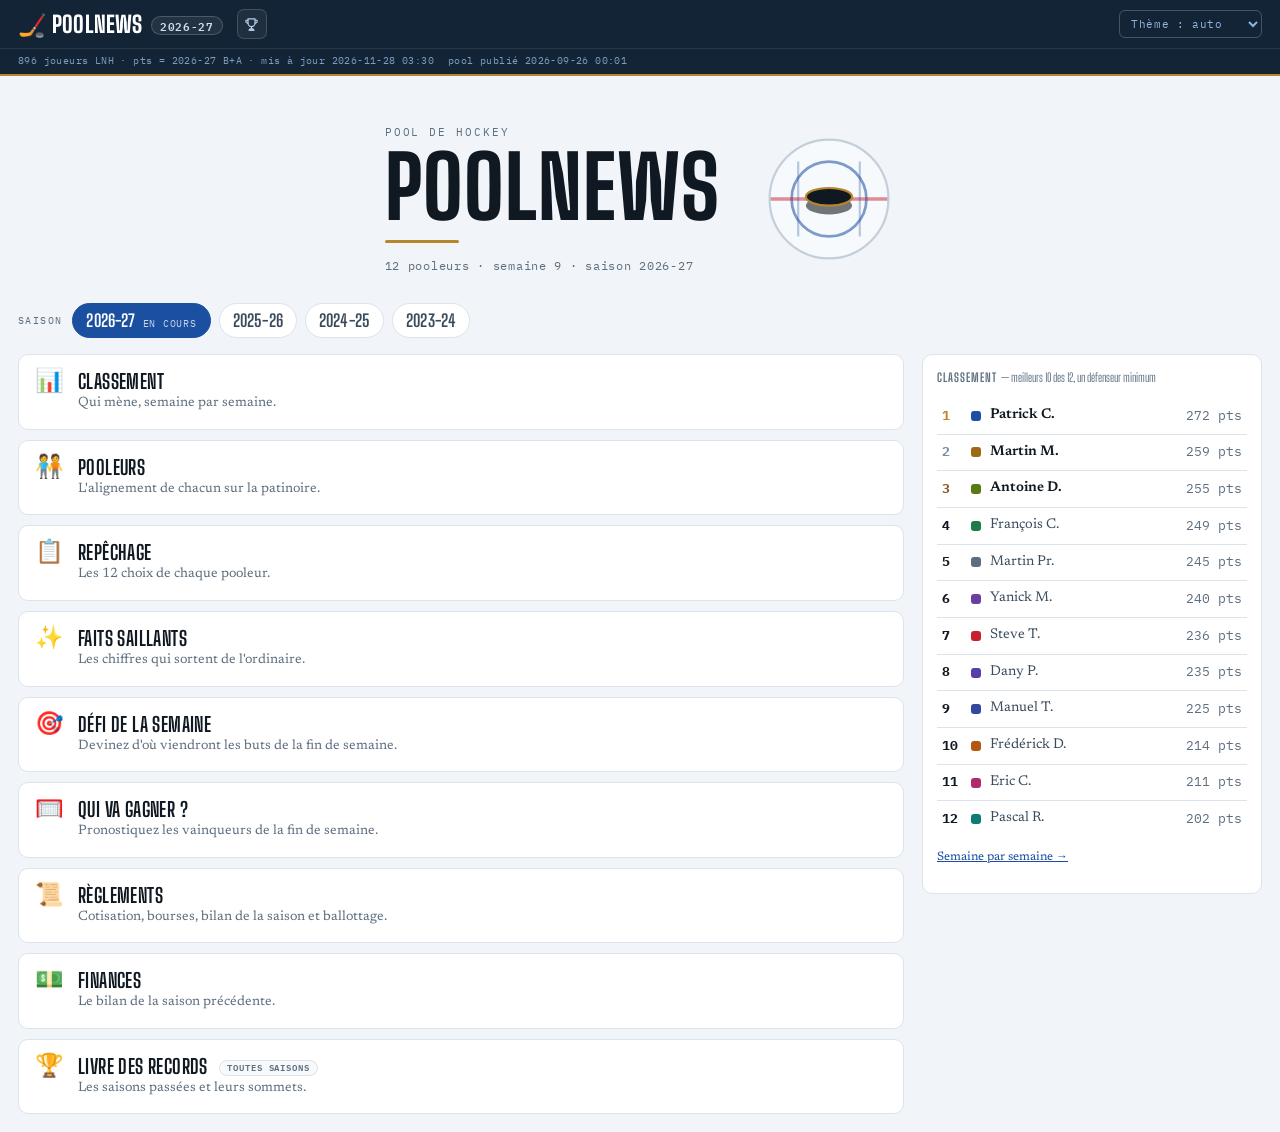
<file: index.html>
<!DOCTYPE html>
<html lang="fr">
<head>
<meta charset="utf-8">
<meta name="viewport" content="width=device-width, initial-scale=1">
<title>Poolnews — Pool de hockey</title>
<meta name="description" content="Le pool de hockey de Yanick : classement, repêchage, pooleurs, faits saillants et livre des records.">
<link rel="stylesheet" href="https://fonts.googleapis.com/css2?family=Big+Shoulders+Display:wght@500;700;800&display=swap">
<link rel="stylesheet" href="https://fonts.googleapis.com/css2?family=Newsreader:ital,opsz,wght@0,6..72,400;0,6..72,500;0,6..72,600;1,6..72,400&family=IBM+Plex+Mono:wght@400;500;600&display=swap">
<link rel="stylesheet" href="assets/theme.css?v=5d364fb2">
<link rel="stylesheet" href="assets/site.css?v=4db9cba8">
<script src="data/seasons.js?v=561c12f3"></script>
<script src="assets/season.js?v=3a07110d"></script>
<script src="assets/theme.js?v=30989c40"></script>
<script src="assets/analytics.js?v=808adaca"></script>
</head>
<body>

<!-- L'accueil ne porte pas la barre d'onglets des autres pages : le menu est
     la page. Seul le sélecteur de thème vient s'ajouter ici. -->
<header>
  <div class="bar">
    <h1 class="brand">🏒 Poolnews</h1>
    <span class="spacer"></span>
    <span class="controls" id="barControls"></span>
  </div>
  <div class="subbar">
    <span class="stamp" id="seasonBadge"></span>
    <span class="stamp" id="dataStamp"></span>
    <span class="stamp" id="publishedBadge"></span>
  </div>
</header>

<main class="wide">

  <!-- Le titre et son logo, en pleine largeur au-dessus des deux colonnes. -->
  <section class="lp-hero">
    <div class="lp-wordmark">
      <p class="lp-kicker">Pool de hockey</p>
      <h2 class="lp-title">Poolnews</h2>
      <p class="lp-lede" id="lede"></p>
    </div>

    <!-- Logo dessiné en SVG plutôt qu'en image : net à toutes les tailles,
         il suit le thème par les variables CSS et ne coûte aucune requête.
         Une rondelle sur la glace, vue des cercles de mise au jeu. -->
    <svg class="lp-logo" viewBox="0 0 120 120" role="img" aria-label="Rondelle sur la glace">
      <defs>
        <clipPath id="lpDisc"><circle cx="60" cy="60" r="54"/></clipPath>
      </defs>
      <circle cx="60" cy="60" r="54" class="lp-ice"/>
      <g clip-path="url(#lpDisc)">
        <!-- Le cercle de mise au jeu et sa ligne rouge. -->
        <circle cx="60" cy="60" r="34" class="lp-faceoff"/>
        <path d="M6 60 H114" class="lp-redline"/>
        <path d="M32 26 V94 M88 26 V94" class="lp-hash"/>
      </g>
      <circle cx="60" cy="60" r="54" class="lp-rim"/>
      <!-- La rondelle, légèrement en relief. -->
      <ellipse cx="60" cy="66" rx="21" ry="8" class="lp-puck-side"/>
      <ellipse cx="60" cy="58" rx="21" ry="8" class="lp-puck-top"/>
    </svg>
  </section>

  <!-- Le choix de la saison. Rempli par landing.js à partir de
       data/seasons.js, pour qu'ajouter une saison ne demande jamais de
       toucher à cette page. -->
  <nav class="lp-seasons" id="seasonPick" aria-label="Choisir la saison"></nav>

  <div class="lp-split">

    <!-- Le menu, une colonne à gauche : cinq destinations dans l'ordre
         où on les consulte. -->
    <nav class="lp-menu">
      <a class="lp-card" href="standings.html">
        <span class="lp-ico">📊</span>
        <span class="lp-txt">
          <span class="lp-k">Classement</span>
          <span class="lp-d">Qui mène, semaine par semaine.</span>
        </span>
      </a>
      <a class="lp-card" href="poolers.html">
        <span class="lp-ico">🧑‍🤝‍🧑</span>
        <span class="lp-txt">
          <span class="lp-k">Pooleurs</span>
          <span class="lp-d">L'alignement de chacun sur la patinoire.</span>
        </span>
      </a>
      <a class="lp-card" href="pool.html">
        <span class="lp-ico">📋</span>
        <span class="lp-txt">
          <span class="lp-k">Repêchage</span>
          <span class="lp-d">Les 12 choix de chaque pooleur.</span>
        </span>
      </a>
      <a class="lp-card" href="funfacts.html">
        <span class="lp-ico">✨</span>
        <span class="lp-txt">
          <span class="lp-k">Faits saillants</span>
          <span class="lp-d">Les chiffres qui sortent de l'ordinaire.</span>
        </span>
      </a>
      <a class="lp-card" href="defi.html">
        <span class="lp-ico">🎯</span>
        <span class="lp-txt">
          <span class="lp-k">Défi de la semaine</span>
          <span class="lp-d">Devinez d'où viendront les buts de la fin de semaine.</span>
        </span>
      </a>
      <a class="lp-card" href="defis.html">
        <span class="lp-ico">🥅</span>
        <span class="lp-txt">
          <span class="lp-k">Qui va gagner ?</span>
          <span class="lp-d">Pronostiquez les vainqueurs de la fin de semaine.</span>
        </span>
      </a>
      <a class="lp-card" href="reglements.html">
        <span class="lp-ico">📜</span>
        <span class="lp-txt">
          <span class="lp-k">Règlements</span>
          <span class="lp-d">Cotisation, bourses, bilan de la saison et ballottage.</span>
        </span>
      </a>
      <a class="lp-card" href="finances.html">
        <span class="lp-ico">💵</span>
        <span class="lp-txt">
          <span class="lp-k">Finances</span>
          <span class="lp-d">Le bilan de la saison précédente.</span>
        </span>
      </a>
      <!-- Le livre des records ne suit pas le sélecteur de saison : il les
           couvre toutes. D'où la mention, et sa place à part dans la barre
           des autres pages. -->
      <a class="lp-card lp-card-all" href="pool-records.html">
        <span class="lp-ico">🏆</span>
        <span class="lp-txt">
          <span class="lp-k">Livre des records <span class="lp-tag">toutes saisons</span></span>
          <span class="lp-d">Les saisons passées et leurs sommets.</span>
        </span>
      </a>
    </nav>

    <!-- Le classement, une colonne à droite. -->
    <div class="panel lp-podium">
      <h2>Classement <span class="note">— meilleurs 10 des 12, un défenseur minimum</span></h2>
      <div id="podium"></div>
      <p class="hint"><a href="standings.html">Semaine par semaine →</a></p>
    </div>

  </div>

</main>

<!-- Données d'abord, puis le code partagé, puis celui de la page. -->
<script>poolSeason.load(['players', 'history', 'pool', 'trades']);</script>
<script src="assets/core.js?v=5102bfd1"></script>
<script src="assets/landing.js?v=a407fd2d"></script>
</body>
</html>
</file>
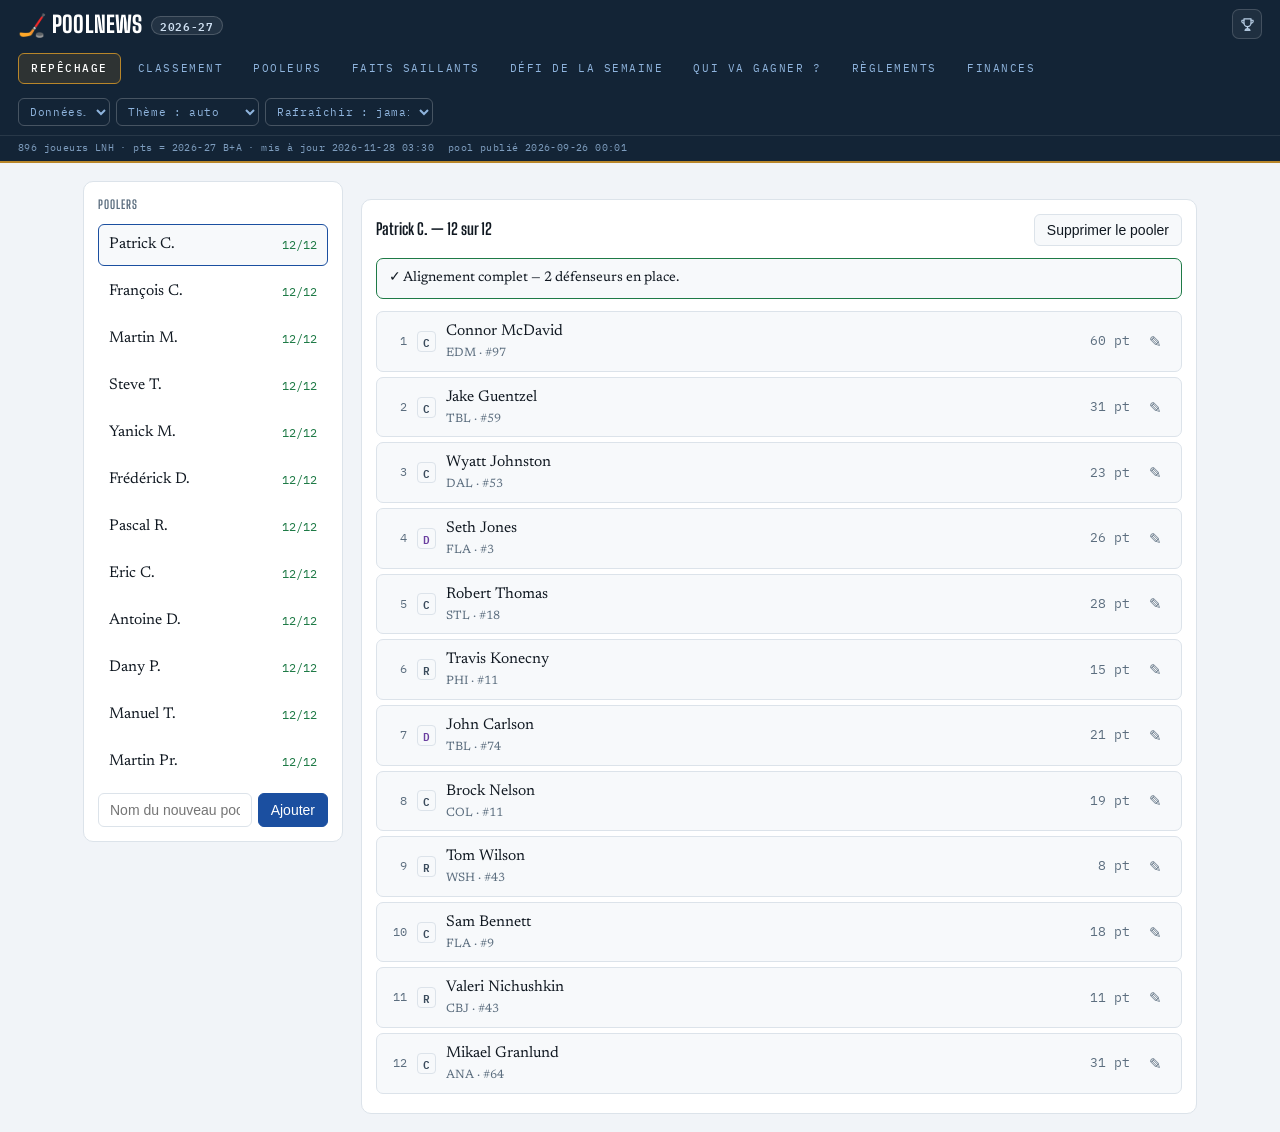
<file: pool.html>
<!DOCTYPE html>
<html lang="en">
<head>
<meta charset="utf-8">
<meta name="viewport" content="width=device-width, initial-scale=1">
<title>Poolnews — Repêchage</title>
<link rel="stylesheet" href="https://fonts.googleapis.com/css2?family=Big+Shoulders+Display:wght@500;700;800&display=swap">
<link rel="stylesheet" href="https://fonts.googleapis.com/css2?family=Newsreader:ital,opsz,wght@0,6..72,400;0,6..72,500;0,6..72,600;1,6..72,400&family=IBM+Plex+Mono:wght@400;500;600&display=swap">
<link rel="stylesheet" href="assets/theme.css?v=5d364fb2">
<link rel="stylesheet" href="assets/site.css?v=4db9cba8">
<script src="data/seasons.js?v=561c12f3"></script>
<script src="assets/season.js?v=3a07110d"></script>
<script src="assets/theme.js?v=30989c40"></script>
<script src="assets/analytics.js?v=808adaca"></script>
</head>
<body>

<header>
  <div class="bar">
    <h1 class="brand"><a href="index.html">🏒 Poolnews</a></h1>
    <nav class="tabs">
      <span class="active">Repêchage</span>
      <a href="standings.html">Classement</a>
      <a href="poolers.html">Pooleurs</a>
      <a href="funfacts.html">Faits saillants</a>
      <a href="defi.html">Défi de la semaine</a>
      <a href="defis.html">Qui va gagner ?</a>
      <a href="reglements.html">Règlements</a>
      <a href="finances.html">Finances</a>
    </nav>
    <span class="spacer"></span>
    <span class="controls" id="barControls"></span>
  </div>
  <div class="subbar">
    <span class="stamp" id="seasonBadge"></span>
    <span class="stamp" id="dataStamp"></span>
    <span class="stamp" id="publishedBadge"></span>
  </div>
  <input type="file" id="fileInput" accept=".json,application/json" hidden>
</header>

<main class="split">
  <!-- ============ LEFT: poolers ============ -->
  <div class="panel">
    <h2>Poolers</h2>
    <div id="poolerList"></div>
    <div class="addrow">
      <input type="text" id="newPoolerName" placeholder="Nom du nouveau pooler" maxlength="30">
      <button class="primary" id="btnAddPooler">Ajouter</button>
    </div>
  </div>

  <!-- ============ RIGHT: roster ============ -->
  <div class="panel" id="rosterPanel">
    <div class="empty-state">Ajoutez un pooler à gauche pour commencer à entrer les choix.</div>
  </div>
</main>

<!-- Data first, then shared code, then the page's own code. These are plain
     <script src> tags, which a file:// page is allowed to load — fetch() of a
     local .json would be blocked by CORS, which is why the data ships as JS. -->
<!-- own: true — on repêche dans la liste de CETTE saison, vers le pool
     (vide) de cette saison. Les autres pages veulent plutôt un jeu de
     statistiques cohérent, quitte à montrer celles de l'an dernier. -->
<script>poolSeason.load(['players', 'history', 'pool', 'trades'], { own: true });</script>
<script src="assets/core.js?v=5102bfd1"></script>
<script src="assets/draft.js?v=040f795e"></script>
</body>
</html>
</file>
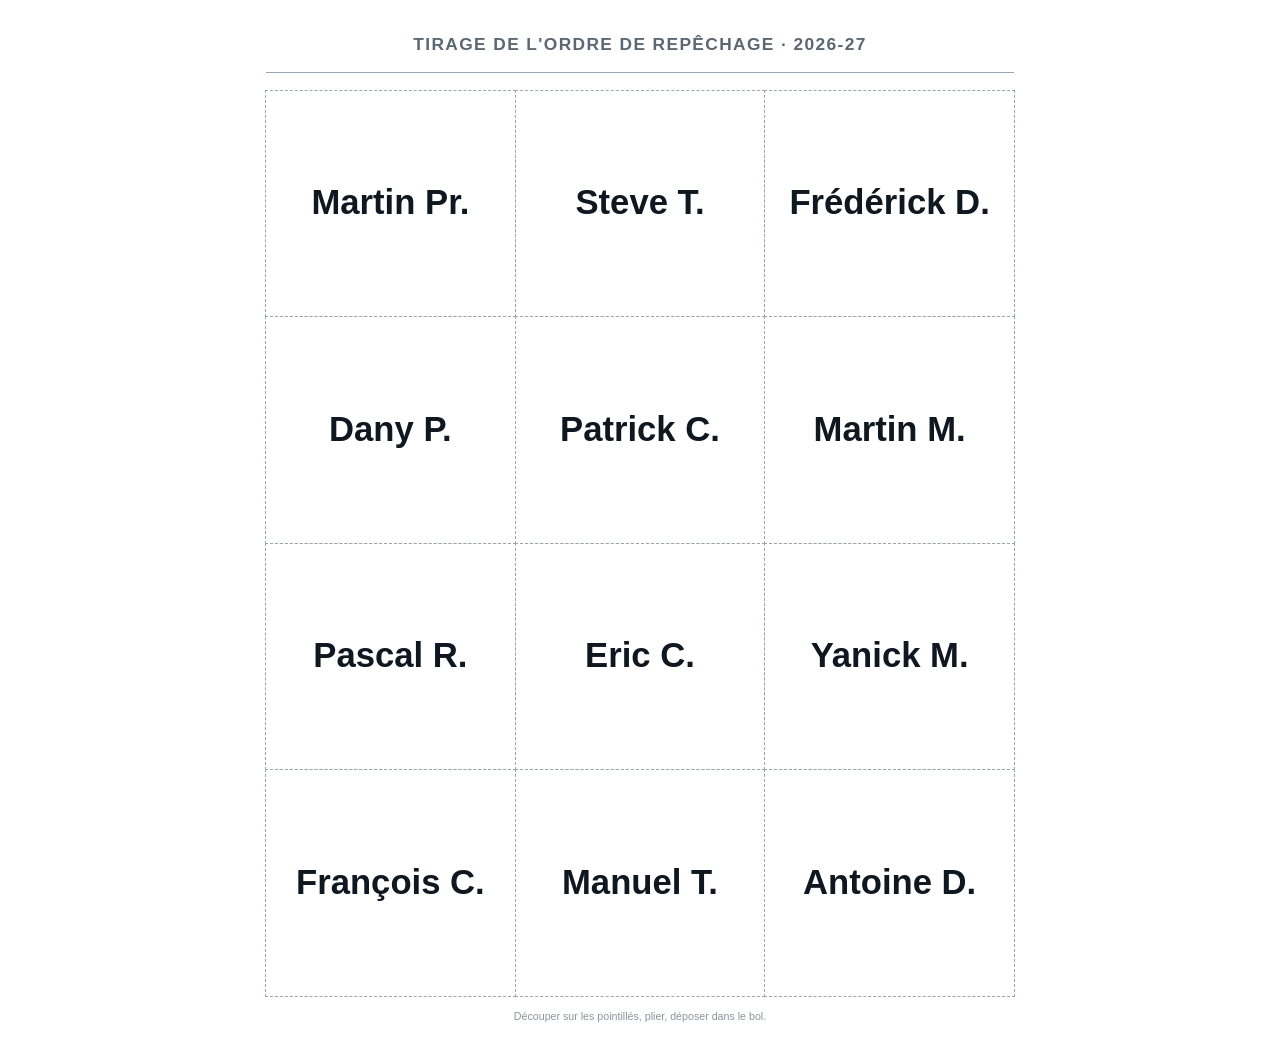
<file: tirage-ordre.html>
<!doctype html>
<html lang="fr">
<head>
<meta charset="utf-8">
<title>Tirage de l'ordre de repêchage — billets à découper</title>
<style>
  :root { --ink:#0f1720; --line:#9aa6b2; }
  * { box-sizing:border-box; }
  html,body { margin:0; padding:0; background:#fff; color:var(--ink);
              font-family:"Segoe UI",Calibri,Arial,sans-serif; }

  .feuille {
    width:8.5in; height:11in; margin:0 auto; padding:0.35in;
    display:flex; flex-direction:column;
  }
  .titre {
    text-align:center; font-size:13pt; letter-spacing:.08em;
    text-transform:uppercase; color:#5b6773; font-weight:600;
    padding-bottom:.18in; border-bottom:1px solid var(--line);
    margin-bottom:.18in;
  }
  .grille {
    flex:1; display:grid;
    grid-template-columns:repeat(3,1fr);
    grid-template-rows:repeat(4,1fr);
  }
  .billet {
    border:1px dashed var(--line);
    display:flex; align-items:center; justify-content:center;
    text-align:center; padding:.1in;
    /* les bordures voisines se superposent : un seul trait de ciseaux */
    margin:-0.5px;
  }
  .nom { font-size:26pt; font-weight:700; line-height:1.15; }
  .pied {
    margin-top:.15in; text-align:center; font-size:8pt; color:#8a949e;
  }

  @media print {
    @page { size:letter portrait; margin:0; }
    .feuille { width:auto; height:100vh; margin:0; }
    .titre, .pied { color:#666; }
  }
</style>
</head>
<body>
<div class="feuille">
  <div class="titre">Tirage de l'ordre de repêchage &middot; 2026-27</div>
  <div class="grille">
    <div class="billet"><span class="nom">Martin Pr.</span></div>
    <div class="billet"><span class="nom">Steve T.</span></div>
    <div class="billet"><span class="nom">Frédérick D.</span></div>
    <div class="billet"><span class="nom">Dany P.</span></div>
    <div class="billet"><span class="nom">Patrick C.</span></div>
    <div class="billet"><span class="nom">Martin M.</span></div>
    <div class="billet"><span class="nom">Pascal R.</span></div>
    <div class="billet"><span class="nom">Eric C.</span></div>
    <div class="billet"><span class="nom">Yanick M.</span></div>
    <div class="billet"><span class="nom">François C.</span></div>
    <div class="billet"><span class="nom">Manuel T.</span></div>
    <div class="billet"><span class="nom">Antoine D.</span></div>
  </div>
  <div class="pied">Découper sur les pointillés, plier, déposer dans le bol.</div>
</div>
</body>
</html>
</file>
<file: assets/theme.css>
/* =========================================================================
   theme.css — the one palette and type system for the whole site.

   These tokens came from the record book, which had the more complete system:
   a real light/dark pair, semantic names (ground/surface/ink/line rather than
   bg/panel), and three faces — a condensed display for headings, a serif for
   prose, a mono for figures. The app pages now share them, so the four tabs
   read as one publication instead of two.

   Light is the default. Dark follows the OS unless the reader has chosen
   otherwise; assets/theme.js stamps data-theme on <html> for an explicit
   choice, and both directions are honoured below.

   Loaded before site.css, and by the record book in place of its own block —
   edit the palette HERE and nowhere else.
   ========================================================================= */

:root {
  --ground:#F1F4F8; --surface:#FFFFFF; --surface-2:#F7F9FB;
  --ink:#101821; --ink-2:#3A4B5C; --muted:#5C6E7F; --faint:#8296A6;
  --line:#DCE3EA; --line-strong:#C3CFDA;
  --blue:#1B4FA0; --blue-soft:#E6EDF7; --blue-ink:#123974;
  --gold:#B8862A; --gold-soft:#F4EBD8;
  --red:#C8202E;
  --board:#132436;

  /* Added for the app pages: states and medals the record book never needed. */
  --green:#1E7A46; --purple:#6B3FA0; --orange:#B4560F;
  --silver:#7C8C9A; --bronze:#8C5A2B;
  --shadow: 0 8px 28px rgba(16,24,33,.14);
  --hover-wash: rgba(16,24,33,.04);

  --f-disp:"Big Shoulders Display","Archivo Narrow","Arial Narrow",Haettenschweiler,sans-serif;
  --f-body:Newsreader,"Iowan Old Style",Georgia,serif;
  --f-mono:"IBM Plex Mono",ui-monospace,"SFMono-Regular",Consolas,monospace;
  --f-ui:-apple-system,"Segoe UI",Roboto,sans-serif;
}

@media (prefers-color-scheme:dark) {
  :root:not([data-theme="light"]) {
    --ground:#0B1117; --surface:#131C25; --surface-2:#18232E;
    --ink:#E4ECF3; --ink-2:#BCCBD8; --muted:#93A6B6; --faint:#6D8395;
    --line:#24313D; --line-strong:#334453;
    --blue:#5B93E6; --blue-soft:#17263A; --blue-ink:#9CC0F2;
    --gold:#B98A2B; --gold-soft:#2A2314;
    --red:#E85560;
    --board:#0A1119;

    --green:#3FB950; --purple:#D2A8FF; --orange:#FFA657;
    --silver:#C9D1D9; --bronze:#CD7F32;
    --shadow: 0 8px 28px rgba(0,0,0,.6);
    --hover-wash: rgba(255,255,255,.03);
  }
}

:root[data-theme="dark"] {
  --ground:#0B1117; --surface:#131C25; --surface-2:#18232E;
  --ink:#E4ECF3; --ink-2:#BCCBD8; --muted:#93A6B6; --faint:#6D8395;
  --line:#24313D; --line-strong:#334453;
  --blue:#5B93E6; --blue-soft:#17263A; --blue-ink:#9CC0F2;
  --gold:#B98A2B; --gold-soft:#2A2314;
  --red:#E85560;
  --board:#0A1119;

  --green:#3FB950; --purple:#D2A8FF; --orange:#FFA657;
  --silver:#C9D1D9; --bronze:#CD7F32;
  --shadow: 0 8px 28px rgba(0,0,0,.6);
  --hover-wash: rgba(255,255,255,.03);
}

/* ---- compatibility shim -------------------------------------------------
   site.css was written against the old dark-only names. Rather than rewrite
   147 rules, the old names now point at the semantic ones. var() resolves at
   use time, so a single block here follows whichever theme is active. */
:root {
  --bg:        var(--ground);
  --panel:     var(--surface);
  --panel-2:   var(--surface-2);
  --border:    var(--line);
  --text:      var(--ink);
  --accent:    var(--blue);
  --accent-dk: var(--blue-soft);
  --danger:    var(--red);
  --warn:      var(--gold);
  --ok:        var(--green);
  --d-color:   var(--purple);   /* defencemen */
  --g-color:   var(--orange);   /* goalies */
}

/* =========================================================================
   Shared chrome — the strip across the top of every page.

   All four pages use the same markup now (header > .bar + .subbar), so this
   is one rule set rather than one per page. Two lines on purpose: the first
   carries identity, navigation and controls; the second carries the small
   print about where the numbers came from, which no one needs to read twice.
   ========================================================================= */
header {
  background: var(--board);
  border-bottom: 2px solid var(--gold);
  color: #EAF1F8;
  display: block;
  padding: 0;
}

header .bar {
  display: flex;
  align-items: center;
  gap: 14px;
  flex-wrap: wrap;
  max-width: 1320px;
  margin: 0 auto;
  padding: 9px 18px;
}
header .spacer { flex: 1; }
header .controls { display: flex; align-items: center; gap: 6px; flex-wrap: wrap; }

/* Le livre des records se tient en haut a droite, colle au bord. La barre
   passe a la ligne quand les onglets sont larges ; l'icone doit rester sur
   la premiere rangee, avec le titre, et non descendre avec « Donnees » et
   « Theme ». Elle se pousse donc a droite d'elle-meme. */
header .bar .iconbtn { margin-left: auto; flex: none; }
/* Sur un telephone, le titre et sa puce remplissent la rangee et poussaient
   l'icone hors de l'ecran. Le titre accepte de retrecir ; l'icone, jamais --
   c'est le seul chemin vers le livre des records depuis un onglet. */
header .bar .brand { min-width: 0; }

/* Second line: provenance, deliberately quiet. */
header .subbar {
  border-top: 1px solid rgba(255,255,255,.09);
  max-width: 1320px;
  margin: 0 auto;
  padding: 4px 18px 5px;
  display: flex;
  gap: 14px;
  flex-wrap: wrap;
  align-items: baseline;
}
header .subbar .stamp {
  font-family: var(--f-mono);
  font-size: 10px;
  letter-spacing: .04em;
  color: #7E9DBE;
}
header .subbar:empty, header .subbar .stamp:empty { display: none; }

/* The site name. It links home on every tab page, so the anchor has to shed
   the page's link colour and underline — the wordmark stays a wordmark, and
   only the gold underline on hover says it is clickable. On index.html itself
   there is no anchor: a link back to the page you are on is a dead click. */
header .brand {
  font-family: var(--f-disp);
  font-weight: 800;
  text-transform: uppercase;
  letter-spacing: .005em;
  font-size: 23px;
  line-height: 1;
  margin: 0;
  color: #fff;
  white-space: nowrap;
}
header .brand a {
  color: inherit;
  text-decoration: none;
  border-bottom: 2px solid transparent;
  transition: border-color .14s;
}
header .brand a:hover { border-bottom-color: var(--gold); }
header .brand a:focus-visible { outline: 2px solid var(--gold); outline-offset: 3px; }

/* La saison affichee, collee au titre. Elle vivait sous la barre en 10px, ou
   personne ne la lisait : on pouvait consulter 2024-25 en croyant voir
   l'annee en cours. A cote du mot « Poolnews » elle fait partie de
   l'identite de la page, pas d'une note de bas de page. */
header .brand .season-chip {
  display: inline-flex;
  align-items: center;
  gap: 5px;
  vertical-align: 2px;
  margin-left: 9px;
  padding: 3px 8px;
  border-radius: 999px;
  border: 1px solid rgba(255,255,255,.18);
  background: rgba(255,255,255,.07);
  font-family: var(--f-mono);
  font-size: 11px;
  font-weight: 600;
  letter-spacing: .06em;
  text-transform: none;
  color: #CFE0F2;
}
/* Une saison archivee doit crier un peu : c'est la seule defense contre un
   pooleur qui lit de vieux chiffres sans s'en rendre compte. */
header .brand .season-chip.past {
  border-color: rgba(214,163,58,.55);
  background: rgba(214,163,58,.14);
  color: var(--gold);
}
/* Seule la puce qui ramene vraiment quelque part se comporte en bouton. */
header .brand .season-chip.back { cursor: pointer; }
header .brand .season-chip.back:hover { background: rgba(214,163,58,.24); }
header .brand .season-chip.back:focus-visible {
  outline: 2px solid var(--gold);
  outline-offset: 2px;
}
header .brand .season-chip-tag {
  font-size: 9px;
  letter-spacing: .12em;
  text-transform: uppercase;
  opacity: .85;
}
/* Le livre des records, a droite de la barre. Il ne depend d'aucune saison,
   alors il ne vit pas parmi les onglets : il se tient avec les controles.
   Un carre de la meme hauteur que les <select> voisins, pour que la rangee
   reste alignee. */
header .iconbtn {
  display: inline-flex; align-items: center; justify-content: center;
  width: 30px; height: 30px; box-sizing: border-box;
  border-radius: 7px;
  border: 1px solid rgba(255,255,255,.16);
  background: rgba(255,255,255,.05);
  color: #B9CFE6;
  text-decoration: none;
  transition: color .14s, border-color .14s, background .14s;
}
header .iconbtn:hover {
  color: #fff; border-color: var(--gold);
  background: rgba(214,163,58,.16);
}
header .iconbtn:focus-visible { outline: 2px solid var(--gold); outline-offset: 2px; }
/* Sur la page du livre lui-meme : presente, allumee, mais pas cliquable. */
header .iconbtn.on {
  color: var(--gold);
  border-color: rgba(214,163,58,.5);
  background: rgba(214,163,58,.14);
  cursor: default;
}
header .iconbtn svg { display: block; }

@media (max-width: 560px) {
  header .brand .season-chip { margin-left: 6px; padding: 2px 6px; font-size: 10px; }
  header .brand .season-chip-tag { display: none; }
}

nav.tabs { display: flex; gap: 4px; flex-wrap: wrap; }
nav.tabs a, nav.tabs span {
  display: block;
  font-family: var(--f-mono);
  font-size: 11px;
  letter-spacing: .14em;
  text-transform: uppercase;
  text-decoration: none;
  padding: 6px 12px;
  border-radius: 6px;
  border: 1px solid transparent;
  color: #8FB4DD;
}
nav.tabs a:hover { color: #EAF1F8; background: rgba(255,255,255,.07); }
nav.tabs .active {
  color: #fff;
  border-color: var(--gold);
  background: rgba(184,134,42,.16);
  font-weight: 500;
}

/* The three dropdowns sit on the dark bar, so they cannot use the page's
   form styling. */
header select {
  font-family: var(--f-mono);
  font-size: 10.5px;
  letter-spacing: .06em;
  background: transparent;
  color: #8FB4DD;
  border: 1px solid rgba(255,255,255,.22);
  border-radius: 6px;
  padding: 5px 7px;
}
header select:hover { color: #fff; border-color: var(--gold); }
header select option { background: var(--board); color: #EAF1F8; }
/* A select sizes itself to its longest option, which made the Data menu
   twice the width of its neighbours. Pin it so the three match. */
header select { max-width: 168px; }
header #dataMenu { width: 92px; }
</file>
<file: assets/site.css>
/* =========================================================================
   Fantasy Hockey Pool — shared stylesheet for every page in the site.
   Loaded with a plain <link>, which works from file:// (fetch() would not).
   ========================================================================= */

/* ---- Theme --------------------------------------------------------------
   The palette and the three faces live in theme.css, shared with the record
   book. Load that first; this file only styles components. */

* { box-sizing: border-box; }

body {
  margin: 0;
  background: var(--ground);
  color: var(--ink);
  font-family: var(--f-body);
  font-size: 15.5px;
  line-height: 1.55;
  -webkit-font-smoothing: antialiased;
}

/* Headings in the condensed display face, same as the record book. */
h1, h2, h3 { font-family: var(--f-disp); letter-spacing: .01em; }

/* Figures in the mono face so columns line up and digits stay comparable —
   but only the figures. Putting a whole table in mono makes names read like
   console output; the record book gets this right by tagging just the numbers. */
.num-cell, .stamp, .move, .delta, .rank,
table.standings th,
table.standings td.right,
.ptsbar .val, .slot .pts, .slot .num, .res .pts, .rline .pts,
.pooler .ct, .fact .fl, .card .k { font-family: var(--f-mono); }

/* Headline figures and names on the cards, in the display face. */
.card .v { font-family: var(--f-disp); font-weight: 700; font-size: 25px; letter-spacing: 0; }

/* Controls stay in the UI sans — a serif button reads as a typo. */
button, input, select, .legend .item { font-family: var(--f-ui); }

button {
  font-size: 14px;
  cursor: pointer;
  border-radius: 6px;
  border: 1px solid var(--border);
  background: var(--panel-2);
  color: var(--text);
  padding: 7px 12px;
}
button:hover:not(:disabled) { border-color: var(--accent); }
button:disabled { opacity: .4; cursor: not-allowed; }
button.primary { background: var(--blue); border-color: var(--blue); color: #fff; }

input[type=text] {
  font-size: 14px;
  background: var(--surface);
  color: var(--text);
  border: 1px solid var(--border);
  border-radius: 6px;
  padding: 8px 11px;
  width: 100%;
}
input[type=text]:focus { outline: none; border-color: var(--accent); }

select {
  font: inherit;
  background: var(--panel-2);
  color: var(--text);
  border: 1px solid var(--border);
  border-radius: 6px;
  padding: 6px 9px;
}

a { color: var(--accent); }

/* ---- Site chrome -------------------------------------------------------- */
/* The top bar lives entirely in theme.css. */
.stamp { font-size: 11.5px; color: #8FB4DD; }
.stamp .linkbtn {
  font: inherit; padding: 1px 6px; margin-left: 2px;
  background: transparent; border-color: rgba(255,255,255,.22); color: #8FB4DD;
}
.stamp .linkbtn:hover { color: #fff; border-color: var(--gold); }

/* Tabs. The current page is a <span>, not a link — nothing to click through
   to, and it keeps the active state obvious without a JS check per page. */
/* Tab looks live in theme.css so every page's bar is identical. */
nav.tabs { display: flex; gap: 4px; flex-wrap: wrap; }
nav.tabs a, nav.tabs span { display: block; }

main {
  padding: 18px;
  max-width: 1150px;
  margin: 0 auto;
}
main.split {
  display: grid;
  grid-template-columns: 260px 1fr;
  gap: 18px;
  align-items: start;
}
main.wide { max-width: 1320px; }
@media (max-width: 800px) { main.split { grid-template-columns: 1fr; } }

.panel {
  background: var(--panel);
  border: 1px solid var(--border);
  border-radius: 10px;
  padding: 14px;
}
.panel + .panel { margin-top: 18px; }
.panel h2 {
  font-size: 12px; text-transform: uppercase; letter-spacing: .08em;
  color: var(--muted); margin: 0 0 10px;
}
.panel h2 .note { text-transform: none; letter-spacing: 0; font-weight: 400; }

.banner {
  padding: 9px 12px; border-radius: 7px; margin-bottom: 12px; font-size: 14px;
  background: var(--gold-soft); border: 1px solid var(--gold); color: var(--ink);
}
.banner.ok { background: var(--surface-2); border-color: var(--green); color: var(--ink); }

/* ---- [hidden] doit cacher, toujours -------------------------------------
   Le navigateur applique « [hidden] { display: none } » avec la specificite
   la plus faible : n'importe quel display:flex ou display:grid pose ensuite
   l'emporte, et l'element reste visible alors que le code le croit cache.
   Ca s'est produit deux fois ici -- le champ du jeton qui paraissait avant
   qu'un nom soit choisi, et les choix des pooleurs tous deplies d'un coup.
   Une regle globale vaut mieux qu'une exception par classe. */
[hidden] { display: none !important; }

.empty-state { color: var(--muted); padding: 30px 10px; text-align: center; }

/* ---- La saison qui n'a pas encore commence ------------------------------
   Affiche par les pages de resultats avant le premier match. Ce n'est ni une
   erreur ni un vide : la saison existe, ses pooleurs sont connus, il manque
   seulement les matchs. Le ton reste donc neutre -- pas de rouge -- et la
   liste des pooleurs occupe l'espace que le classement prendra. */
.season-pending { padding: 26px 22px; }
.sp-title {
  display: flex; align-items: center; gap: 9px;
  font-family: var(--f-disp); font-size: 19px; font-weight: 700;
  color: var(--ink);
}
.sp-dot {
  width: 9px; height: 9px; border-radius: 50%;
  background: var(--gold); flex: none;
  box-shadow: 0 0 0 4px color-mix(in srgb, var(--gold) 22%, transparent);
}
.sp-txt {
  margin: 10px 0 0; max-width: 62ch;
  color: var(--ink-2); font-size: 14px; line-height: 1.55;
}
.sp-txt a { color: var(--gold); }
.sp-sub {
  margin-top: 20px; padding-top: 14px; border-top: 1px solid var(--border);
  font-family: var(--f-mono); font-size: 10.5px; letter-spacing: .07em;
  text-transform: uppercase; color: var(--muted);
}
.sp-poolers {
  display: flex; flex-wrap: wrap; gap: 7px; margin-top: 11px;
}
.sp-pooler {
  display: inline-flex; align-items: center; gap: 7px;
  padding: 5px 11px 5px 7px; border-radius: 999px;
  border: 1px solid var(--border); background: var(--surface-2);
  font-size: 13px; color: var(--ink-2);
}
.sp-pooler-n {
  font-family: var(--f-mono); font-size: 10px; color: var(--muted);
  min-width: 15px; text-align: right;
}
.sp-pooler-nm { font-weight: 500; }
.hint { font-size: 12px; color: var(--muted); margin-top: 6px; }

.pos { font-weight: 600; font-size: 11px; font-family: var(--f-mono); padding: 1px 5px; border-radius: 4px; background: var(--surface-2); border: 1px solid var(--line); color: var(--ink-2); }
.pos.D { color: var(--d-color); }
.pos.G { color: var(--g-color); }

.num-cell { font-variant-numeric: tabular-nums; text-align: right; }

/* =========================================================================
   Draft page
   ========================================================================= */
.pooler {
  display: flex; align-items: center; gap: 8px;
  padding: 8px 10px; margin-bottom: 5px;
  border-radius: 6px; cursor: pointer;
  border: 1px solid transparent;
}
.pooler:hover { background: var(--panel-2); }
.pooler.active { background: var(--panel-2); border-color: var(--accent); }
.pooler .nm { flex: 1; overflow: hidden; text-overflow: ellipsis; white-space: nowrap; }
.pooler .ct { font-size: 12px; color: var(--muted); font-variant-numeric: tabular-nums; }
.pooler .ct.full { color: var(--ok); }
.pooler .flag { color: var(--warn); }

.addrow { display: flex; gap: 6px; margin-top: 10px; }

.slot {
  display: flex; align-items: center; gap: 10px;
  padding: 8px 10px;
  border: 1px solid var(--border);
  border-radius: 7px;
  margin-bottom: 5px;
  background: var(--panel-2);
}
.slot.empty { background: transparent; border-style: dashed; color: var(--muted); cursor: pointer; }
.slot.empty:hover { border-color: var(--accent); color: var(--text); }

/* A slot switched into edit mode hosts the search widget inline. */
.slot.editing { align-items: flex-start; border-color: var(--accent); }
.slot.editing .num { padding-top: 9px; }
.slot.editing .searchwrap { flex: 1; margin-bottom: 0; }
.slot.editing .hint { margin-bottom: 0; }
.slotbtn { padding: 7px 10px; font-size: 13px; white-space: nowrap; }
.slotbtn.danger { color: var(--danger); border-color: var(--line-strong); }
.slotbtn.danger:hover { border-color: var(--danger); }
.slot .num {
  width: 20px; text-align: right; color: var(--muted);
  font-size: 12px; font-variant-numeric: tabular-nums;
}
.slot .who { flex: 1; }
.slot .who .sub { font-size: 12px; color: var(--muted); }
.slot .pts { font-variant-numeric: tabular-nums; color: var(--muted); font-size: 13px; }
.slot .editbtn {
  padding: 2px 8px; font-size: 15px; line-height: 1;
  background: transparent; border-color: transparent; color: var(--muted);
}
/* Edits a pick rather than deleting one, so it highlights in the accent
   colour — red would imply it destroys something. */
.slot .editbtn:hover { color: var(--accent); border-color: var(--accent); }

.searchwrap { position: relative; margin-bottom: 14px; }
.results {
  position: absolute; z-index: 20; left: 0; right: 0; top: calc(100% + 4px);
  max-height: 340px; overflow-y: auto;
  background: var(--panel-2);
  border: 1px solid var(--accent);
  border-radius: 8px;
  box-shadow: var(--shadow);
}
.results:empty { display: none; }
.res {
  display: flex; align-items: center; gap: 9px;
  padding: 8px 11px; cursor: pointer;
  border-bottom: 1px solid var(--border);
}
.res:last-child { border-bottom: none; }
.res.sel { background: var(--blue-soft); }
.res .nm { flex: 1; }
.res .team { color: var(--muted); font-size: 13px; }
.res .pts { font-variant-numeric: tabular-nums; font-size: 13px; color: var(--muted); min-width: 34px; text-align: right; }
.res.taken { opacity: .45; cursor: not-allowed; }
.res .owner { font-size: 12px; color: var(--warn); }

/* =========================================================================
   Standings page
   ========================================================================= */
.toolbar {
  display: flex; align-items: center; gap: 12px; flex-wrap: wrap;
  margin-bottom: 14px;
}
.toolbar label { font-size: 13px; color: var(--muted); }
.toolbar .grow { flex: 1; }

input[type=range] { accent-color: var(--accent); vertical-align: middle; }

/* On a phone the table is wider than the screen. Without this it drags the
   whole page sideways -- cards, header and all. Let the table scroll inside
   its own box instead. */
.tablewrap { overflow-x: auto; -webkit-overflow-scrolling: touch; }
.tablewrap table.standings { min-width: 620px; }

table.standings { width: 100%; border-collapse: collapse; font-variant-numeric: tabular-nums; }
table.standings th {
  text-align: left; font-size: 11px; text-transform: uppercase; letter-spacing: .06em;
  color: var(--muted); font-weight: 600;
  padding: 6px 8px; border-bottom: 1px solid var(--border);
  white-space: nowrap;
}
table.standings th.sortable { cursor: pointer; user-select: none; }
table.standings th.sortable:hover { color: var(--text); }
/* Le pointillé signale qu'une infobulle explique la colonne. */
table.standings th[title] { text-decoration: underline dotted; text-underline-offset: 3px; text-decoration-color: var(--muted); }
table.standings th.right, table.standings td.right { text-align: right; }
table.standings td { padding: 8px; border-bottom: 1px solid var(--border); }
table.standings tbody tr { cursor: pointer; }
table.standings tbody tr:hover td { background: var(--panel-2); }
table.standings tbody tr.open td { background: var(--panel-2); }
table.standings tbody tr.open td:first-child { box-shadow: inset 3px 0 0 var(--accent); }

.rank { font-size: 15px; font-weight: 700; width: 34px; }
.rank.r1 { color: var(--gold); }
.rank.r2 { color: var(--silver); }
.rank.r3 { color: var(--bronze); }

.who-cell { display: flex; align-items: center; gap: 9px; }
.chip {
  width: 10px; height: 10px; border-radius: 3px; flex: none;
}
.who-cell .nm { font-weight: 600; }
.who-cell .sub { font-size: 12px; color: var(--muted); font-weight: 400; }

.move { font-size: 12px; font-variant-numeric: tabular-nums; }
.move.up   { color: var(--ok); }
.move.down { color: var(--danger); }
.move.flat { color: var(--muted); }

.delta { font-size: 13px; color: var(--muted); }
.delta.up { color: var(--ok); }

/* Points bar behind the total — a rough visual of the gap to the leader. */
.ptsbar {
  position: relative; min-width: 92px;
}
.ptsbar .fill {
  position: absolute; left: 0; top: 50%; transform: translateY(-50%);
  height: 20px; border-radius: 4px; background: var(--blue-soft); opacity: .85;
}
.ptsbar .val { position: relative; padding-right: 6px; font-weight: 600; }

.detail td { background: var(--bg) !important; padding: 0; }
.detail .inner { padding: 12px 14px 16px 46px; }

.rosterGrid {
  display: grid;
  grid-template-columns: repeat(auto-fill, minmax(250px, 1fr));
  gap: 6px 14px;
}
.rline {
  display: flex; align-items: center; gap: 8px;
  padding: 5px 8px; border-radius: 6px;
  border: 1px solid transparent;
  font-size: 14px;
}
.rline.counts { background: var(--panel-2); border-color: var(--border); }
.rline.benched { opacity: .5; }
.rline .nm { flex: 1; overflow: hidden; text-overflow: ellipsis; white-space: nowrap; }
.rline .pts { font-variant-numeric: tabular-nums; color: var(--muted); }
.rline .tag {
  font-size: 10px; text-transform: uppercase; letter-spacing: .05em;
  color: var(--d-color); border: 1px solid var(--d-color); border-radius: 4px;
  padding: 0 4px;
}
.rline .tag.trade { color: var(--accent); border-color: var(--accent); text-transform: none; }

/* ---- Échanges (Classement et Pooleurs) ---------------------------------- */
.tradelist { display: flex; flex-direction: column; gap: 4px; margin-top: 6px; }
.tradelist .trow {
  display: flex; align-items: baseline; gap: 8px; flex-wrap: wrap;
  font-size: 14px;
}
.tradelist .tdate { font-family: var(--f-mono); font-size: 11px; color: var(--muted); min-width: 52px; }
.tradelist .tout { color: var(--muted); text-decoration: line-through; }
.tradelist .tarrow { color: var(--muted); }
.trade-tag { color: var(--accent); font-size: 12px; flex: none; cursor: help; }
.pl-trades .tradelist { margin: 4px 0 10px; }

/* ---- Charts ------------------------------------------------------------- */
.chartwrap { position: relative; width: 100%; overflow-x: auto; }
svg.chart { display: block; width: 100%; height: auto; }
svg.chart text { fill: var(--muted); font: 11px -apple-system, "Segoe UI", Roboto, sans-serif; }
svg.chart text.lbl { fill: var(--text); font-size: 12px; font-weight: 600; }
svg.chart .grid { stroke: var(--border); stroke-width: 1; }
svg.chart .axis { stroke: var(--border); stroke-width: 1; }
svg.chart .line { fill: none; stroke-width: 2; stroke-linejoin: round; stroke-linecap: round; }
svg.chart .line.dim { opacity: .18; }
svg.chart .line.hot { stroke-width: 3.5; }
svg.chart .dot.dim { opacity: .15; }
svg.chart .bar { rx: 3; }
svg.chart .hover-band { fill: transparent; }
svg.chart .hover-band:hover { fill: var(--hover-wash); }
svg.chart .cursor-line { stroke: var(--accent); stroke-width: 1; stroke-dasharray: 3 3; }
.replay-bar { display: flex; align-items: center; gap: 12px; margin: 0 0 8px; }
.replay-bar .replay-btn { min-width: 170px; }
.replay-bar { flex-wrap: wrap; }
.replay-bar .replay-scrub { flex: 1 1 200px; min-width: 0; }
.replay-bar .replay-week { min-width: 170px; }

.legend { display: flex; flex-wrap: wrap; gap: 4px 6px; margin-top: 10px; }
.legend .item {
  display: flex; align-items: center; gap: 6px;
  padding: 3px 9px 3px 7px; border-radius: 999px;
  border: 1px solid var(--border); background: var(--panel-2);
  font-size: 12px; cursor: pointer; user-select: none;
}
.legend .item:hover { border-color: var(--accent); }
.legend .item.off { opacity: .38; }
.legend .item .chip { width: 9px; height: 9px; border-radius: 2px; }

.tooltip {
  position: absolute; z-index: 30; pointer-events: none;
  background: var(--panel-2); border: 1px solid var(--accent);
  border-radius: 7px; padding: 8px 10px; font-size: 12px;
  box-shadow: var(--shadow);
  white-space: nowrap;
}
.tooltip .t-head { font-weight: 600; margin-bottom: 4px; color: var(--text); }
.tooltip .t-row { display: flex; gap: 8px; align-items: center; }
.tooltip .t-row .chip { width: 8px; height: 8px; border-radius: 2px; }
.tooltip .t-row .v { margin-left: auto; font-variant-numeric: tabular-nums; }

/* =========================================================================
   Fun-facts page
   ========================================================================= */
.prose { font-size: 14px; line-height: 1.75; color: var(--muted); max-width: 78ch; }
.prose b { color: var(--text); }
.prose code {
  background: var(--panel-2); border: 1px solid var(--border);
  padding: 1px 6px; border-radius: 4px; font-size: 12px; color: var(--accent);
}

.facts { display: grid; grid-template-columns: repeat(auto-fill, minmax(330px, 1fr)); gap: 10px 18px; }
.fact {
  padding: 9px 12px; border-radius: 8px;
  background: var(--panel-2); border: 1px solid var(--border);
}
.fact .fl {
  font-size: 11px; text-transform: uppercase; letter-spacing: .06em;
  color: var(--muted); margin-bottom: 2px;
}
.fact .ft { font-size: 14px; }

/* Cards across the top of the standings page. */
.cards { display: grid; grid-template-columns: repeat(auto-fit, minmax(200px, 1fr)); gap: 12px; margin-bottom: 18px; }
.card {
  background: var(--panel); border: 1px solid var(--border);
  border-radius: 10px; padding: 12px 14px;
}
.card .k { font-size: 11px; text-transform: uppercase; letter-spacing: .07em; color: var(--muted); }
.card .v { font-size: 20px; font-weight: 700; margin-top: 3px; }
.card .s { font-size: 12px; color: var(--muted); }

/* =========================================================================
   Pooleurs page — la patinoire et l'alignement

   Les teintes de la glace vivent ici plutôt que dans theme.css : elles ne
   servent qu'à cette page, et une patinoire doit rester une patinoire dans
   les deux thèmes — pâle sur fond clair, sourde sur fond sombre, jamais
   l'inverse d'elle-même.
   ========================================================================= */
:root {
  --rink-ice:    #F7FAFC;
  --rink-ice2:   #E9F1F8;
  --rink-board:  #101821;
  --rink-red:    #C8202E;
  --rink-blue:   #1B4FA0;
  --rink-crease: #CFE4F5;
}
@media (prefers-color-scheme: dark) {
  :root:not([data-theme="light"]) {
    --rink-ice:    #C6D4E0;
    --rink-ice2:   #B4C5D4;
    --rink-board:  #05090E;
    --rink-red:    #C8202E;
    --rink-blue:   #1B4FA0;
    --rink-crease: #A6C4DC;
  }
}
:root[data-theme="dark"] {
  --rink-ice:    #C6D4E0;
  --rink-ice2:   #B4C5D4;
  --rink-board:  #05090E;
  --rink-red:    #C8202E;
  --rink-blue:   #1B4FA0;
  --rink-crease: #A6C4DC;
}

/* La patinoire à gauche, l'alignement à droite ; empilés sur un téléphone. */
.pl-split { display: grid; grid-template-columns: minmax(0, 1fr) 300px; gap: 18px; align-items: start; }
.pl-split > .panel { margin-top: 0; }
@media (max-width: 900px) { .pl-split { grid-template-columns: 1fr; } }

.rink-holder { overflow-x: auto; -webkit-overflow-scrolling: touch; }
svg.rink { display: block; width: 100%; min-width: 460px; height: auto; }
svg.rink .puck { cursor: pointer; transition: opacity .14s; }
svg.rink .puck:focus-visible { outline: 2px solid var(--accent); outline-offset: 2px; }

/* Boutons segmentés de la barre d'outils. */
.pl-seg { display: inline-flex; border: 1px solid var(--border); border-radius: 7px; overflow: hidden; }
.pl-seg button {
  border: 0; border-right: 1px solid var(--border); border-radius: 0;
  padding: 6px 11px; font-size: 12px;
}
.pl-seg button:last-child { border-right: 0; }
.pl-seg button.on { background: var(--accent); color: #fff; border-color: var(--accent); }
.pl-seg button.on:hover { border-color: var(--accent); }

.pl-nav { display: inline-flex; gap: 4px; }
.pl-nav button { padding: 5px 11px; font-size: 15px; line-height: 1; }

/* L'alignement, une ligne par choix. */
.pl-roster { display: flex; flex-direction: column; }
.pl-row {
  display: flex; align-items: center; gap: 9px;
  padding: 7px 4px; cursor: pointer;
  border-bottom: 1px solid var(--border);
}
.pl-row:last-child { border-bottom: 0; }
.pl-row:hover { background: var(--hover-wash); }
.pl-row.on { background: var(--panel-2); box-shadow: inset 3px 0 0 var(--pc); }
.pl-row.zero { opacity: .45; }
.pl-row:focus-visible { outline: 2px solid var(--accent); outline-offset: -2px; }
.pl-row .dot { width: 11px; height: 11px; border-radius: 50%; background: var(--pc); flex: none; }
.pl-row .nm { flex: 1; min-width: 0; overflow: hidden; text-overflow: ellipsis; white-space: nowrap; font-size: 14px; }
.pl-row .ga { font-family: var(--f-mono); font-size: 11px; color: var(--muted); width: 56px; text-align: right; flex: none; }
.pl-row .pt { font-family: var(--f-mono); font-size: 14px; font-weight: 600; width: 22px; text-align: right; flex: none; }

/* La semaine, jour par jour. */
.pl-days { display: grid; grid-template-columns: repeat(7, 1fr); gap: 7px; }
@media (max-width: 620px) { .pl-days { grid-template-columns: repeat(4, 1fr); } }
.pl-day {
  background: var(--panel-2); border: 1px solid var(--border); border-radius: 9px;
  padding: 8px 6px; text-align: center; cursor: pointer;
}
.pl-day:hover { border-color: var(--accent); }
.pl-day.on { border-color: var(--accent); background: var(--blue-soft); }
.pl-day:focus-visible { outline: 2px solid var(--accent); outline-offset: 1px; }
.pl-day .dw { font-family: var(--f-mono); font-size: 10px; letter-spacing: .08em; text-transform: uppercase; color: var(--muted); }
.pl-day .dn { font-family: var(--f-disp); font-weight: 700; font-size: 21px; line-height: 1.1; margin-top: 2px; }
.pl-day .dd { font-size: 11px; color: var(--muted); }
.pl-day.empty .dn { color: var(--faint); }

/* Légende des rondelles. */
.pl-legend { display: flex; flex-wrap: wrap; gap: 16px; margin-top: 12px; padding-top: 11px; border-top: 1px solid var(--border); font-size: 12.5px; color: var(--muted); }
.pl-legend .item { display: flex; align-items: center; gap: 7px; }
.pl-legend .ring { width: 12px; height: 12px; border-radius: 50%; flex: none; }
.pl-legend .ring.full   { background: var(--accent); }
.pl-legend .ring.hollow { background: var(--panel); border: 2.5px solid var(--accent); }
.pl-legend .ring.any    { background: linear-gradient(90deg, var(--gold) 50%, var(--purple) 50%); }

.pl-note { margin-top: 14px; }

/* Blessés : badge dans l'alignement, détail dans le panneau « À l'infirmerie ».
   Rouge pour qui manquera du temps, or pour l'incertain, gris pour le suspendu. */
.inj { flex: none; font-family: var(--f-mono); font-size: 10px; font-weight: 600; line-height: 1.5;
       padding: 0 5px; border-radius: 4px; border: 1px solid currentColor; color: var(--red); cursor: help; }
.inj.dtd  { color: var(--gold); }
.inj.susp { color: var(--muted); }
.pl-inj { margin-top: 14px; }
.inj-list { display: flex; flex-direction: column; }
.inj-item { padding: 9px 2px; border-bottom: 1px solid var(--border); }
.inj-item:last-child { border-bottom: 0; }
.inj-head { display: flex; flex-wrap: wrap; align-items: center; gap: 4px 8px; font-size: 14px; }
.inj-team { font-family: var(--f-mono); font-size: 11px; color: var(--muted); }
.inj-st { margin-left: auto; font-size: 12px; color: var(--ink-2); }
.inj-note { margin-top: 4px; font-size: 13px; color: var(--ink-2); line-height: 1.45; }
.inj-src { margin-top: 10px; font-size: 12px; color: var(--muted); }

/* =========================================================================
   Page d'accueil — index.html

   Le menu EST la page, alors les cinq destinations sont des cartes empilées
   plutôt qu'une barre d'onglets : une colonne se parcourt d'un coup d'œil et
   laisse la place d'expliquer chaque onglet en une ligne.

   Trois blocs : le titre et son logo en haut, puis le menu à gauche et le
   classement à droite. Les deux colonnes s'empilent sous 900px.
   ========================================================================= */
/* Le titre à gauche, le logo à sa droite. Sur un téléphone le logo passe
   au-dessus : à 44px de titre il ne reste pas la place pour les deux. */
.lp-hero {
  display: flex; align-items: center; justify-content: center;
  gap: clamp(18px, 4vw, 44px);
  padding: 30px 10px 28px;
}
.lp-wordmark { text-align: left; }
.lp-kicker {
  font-family: var(--f-mono); font-size: 11px; letter-spacing: .18em;
  text-transform: uppercase; color: var(--muted); margin: 0 0 6px;
}
.lp-title {
  font-family: var(--f-disp); font-weight: 800; text-transform: uppercase;
  font-size: clamp(44px, 10vw, 86px); line-height: .92; letter-spacing: .01em;
  margin: 0; color: var(--ink);
}
/* Le filet doré du haut de page, repris ici pour relier l'accueil au reste. */
.lp-title::after {
  content: ""; display: block; width: 74px; height: 3px;
  background: var(--gold); margin: 14px 0 0; border-radius: 2px;
}
.lp-lede {
  font-family: var(--f-mono); font-size: 12px; letter-spacing: .06em;
  color: var(--muted); margin: 14px 0 0;
}
.lp-lede:empty { display: none; }

/* Le logo. Les teintes viennent des mêmes variables que la patinoire de la
   page Pooleurs, pour qu'une rondelle reste une rondelle dans les deux
   thèmes. */
.lp-logo { width: clamp(84px, 17vw, 132px); height: auto; flex: none; display: block; }
.lp-logo .lp-ice     { fill: var(--rink-ice); }
.lp-logo .lp-faceoff { fill: none; stroke: var(--rink-blue); stroke-width: 2.5; opacity: .55; }
.lp-logo .lp-redline { stroke: var(--rink-red); stroke-width: 3; opacity: .5; }
.lp-logo .lp-hash    { stroke: var(--rink-blue); stroke-width: 2; opacity: .3; }
.lp-logo .lp-rim     { fill: none; stroke: var(--line-strong); stroke-width: 2; }
.lp-logo .lp-puck-side { fill: #05090E; opacity: .55; }
.lp-logo .lp-puck-top  { fill: #101821; stroke: var(--gold); stroke-width: 2; }

@media (max-width: 720px) {
  .lp-hero { flex-direction: column-reverse; gap: 16px; }
  .lp-wordmark { text-align: center; }
  .lp-title::after { margin-left: auto; margin-right: auto; }
}

/* Deux colonnes : le menu à gauche, le classement à droite. Elles s'empilent
   sur un écran étroit, le menu d'abord — c'est ce qu'on vient chercher. */
.lp-split {
  display: grid; grid-template-columns: minmax(0, 1fr) 340px;
  gap: 18px; align-items: start;
}
@media (max-width: 900px) { .lp-split { grid-template-columns: 1fr; } }

/* Une seule colonne de cartes : l'icône à gauche, le texte à droite. */
.lp-menu { display: flex; flex-direction: column; gap: 10px; }
.lp-card {
  display: flex; align-items: flex-start; gap: 14px;
  padding: 15px 16px;
  background: var(--panel); border: 1px solid var(--border); border-radius: 10px;
  text-decoration: none; color: var(--ink);
  transition: border-color .14s, transform .14s, box-shadow .14s;
}
.lp-card:hover {
  border-color: var(--accent); transform: translateX(3px); box-shadow: var(--shadow);
}
.lp-card:focus-visible { outline: 2px solid var(--accent); outline-offset: 2px; }
.lp-ico { font-size: 23px; line-height: 1.15; flex: none; }
.lp-txt { display: flex; flex-direction: column; gap: 2px; min-width: 0; }
.lp-k {
  font-family: var(--f-disp); font-weight: 700; text-transform: uppercase;
  font-size: 20px; letter-spacing: .02em; line-height: 1.1;
}
/* Le livre des records est la seule carte qui ignore le selecteur de saison.
   Sans le dire, on croirait que choisir 2024-25 en change le contenu. */
.lp-tag {
  display: inline-block; vertical-align: 3px; margin-left: 7px;
  padding: 2px 7px; border-radius: 999px;
  border: 1px solid var(--border); background: var(--surface-2);
  font-family: var(--f-mono); font-size: 9px; font-weight: 600;
  letter-spacing: .1em; text-transform: uppercase;
  color: var(--muted);
}
.lp-card-all:hover .lp-tag { border-color: var(--gold); color: var(--gold); }
.lp-d { font-size: 13.5px; color: var(--muted); line-height: 1.45; }

/* ---- Le choix de la saison ---------------------------------------------
   Une bande discrète entre le titre et les deux colonnes : présente sans
   voler la vedette au menu, qui reste ce qu'on vient chercher. */
.lp-seasons {
  display: flex; align-items: center; flex-wrap: wrap; gap: 8px;
  margin: 0 0 16px;
}
.lp-seasons-lbl {
  font-family: var(--f-mono); font-size: 10px; letter-spacing: .14em;
  text-transform: uppercase; color: var(--muted); margin-right: 2px;
}
.lp-season {
  display: inline-flex; align-items: baseline; gap: 7px;
  padding: 6px 13px; border-radius: 999px;
  border: 1px solid var(--border); background: var(--panel);
  color: var(--ink-2); cursor: pointer;
  transition: border-color .14s, background .14s, color .14s;
}
.lp-season:hover { border-color: var(--accent); color: var(--ink); }
.lp-season.on {
  background: var(--blue); border-color: var(--blue); color: #fff;
  cursor: default;
}
.lp-season-yr {
  font-family: var(--f-disp); font-weight: 700; font-size: 17px;
  letter-spacing: .01em;
}
/* « en cours » / « à venir » : une étiquette, pas un second titre. */
.lp-season-tag {
  font-family: var(--f-mono); font-size: 9.5px; letter-spacing: .08em;
  text-transform: uppercase; color: var(--faint);
}
.lp-season.on .lp-season-tag { color: rgba(255,255,255,.75); }

/* Le classement reprend les puces et les rangs de la page Classement. */
.lp-podium { position: sticky; top: 18px; }
.lp-podium .hint { margin-top: 11px; }
.lp-rank {
  display: flex; align-items: center; gap: 9px;
  padding: 7px 5px; border-bottom: 1px solid var(--border);
  text-decoration: none; color: var(--ink);
}
.lp-rank:last-of-type { border-bottom: 0; }
.lp-rank:hover { background: var(--hover-wash); }
.lp-rank .rank { width: 20px; font-size: 13px; }
.lp-rank .nm { flex: 1; font-weight: 600; font-size: 14px; min-width: 0;
  overflow: hidden; text-overflow: ellipsis; white-space: nowrap; }
.lp-rank .pts { font-family: var(--f-mono); font-size: 13px; color: var(--muted); }
/* Le trio de tête ressort ; le reste du classement reste lisible mais calme. */
.lp-rank.lp-back .nm { font-weight: 400; color: var(--ink-2); }

@media (max-width: 900px) { .lp-podium { position: static; } }

/* =========================================================================
   Défi de la semaine — defi.html

   La patinoire à gauche, le pointage à droite, comme la page Pooleurs : les
   deux pages parlent des mêmes buts, elles doivent se lire pareil.
   ========================================================================= */
/* Défi des zones : la patinoire à gauche, le pointage à droite. */
.df-split { display: grid; grid-template-columns: minmax(0, 1fr) 360px; gap: 18px; align-items: start; }

/* « Qui va gagner ? » : l'inverse. Depuis que les boutons se résument à un
   écusson et trois lettres, la liste des matchs tient dans une colonne
   étroite — et tout ce qui reste va aux résultats et au cumul des semaines. */
.sc-split { display: grid; grid-template-columns: 420px minmax(0, 1fr); gap: 18px; align-items: start; }
.sc-split > .panel { margin-top: 0; }
@media (max-width: 980px) { .sc-split { grid-template-columns: 1fr; } }
.df-split > .panel { margin-top: 0; }
.df-split > div > .panel:first-child { margin-top: 0; }
@media (max-width: 980px) { .df-split { grid-template-columns: 1fr; } }

/* Les deux enclaves, peintes sous les lignes de la patinoire. */
.df-zone { opacity: .30; }
.df-zg { fill: var(--blue); }
.df-zd { fill: var(--gold); }

/* Un point par but, coloré par la zone où il est tombé. */
.df-goal { opacity: .78; }
.df-goal.df-g { fill: var(--blue); }
.df-goal.df-d { fill: var(--gold); }
.df-goal.df-a { fill: var(--muted); opacity: .5; }

/* Les étiquettes sur la glace.

   La glace est pâle dans LES DEUX thèmes (#F7FAFC en clair, #C6D4E0 en
   sombre), alors le texte doit être foncé dans les deux — comme la rondelle.
   La première version prenait var(--ink), qui devient blanc cassé en thème
   sombre : un chiffre presque blanc, cerné de gris pâle, sur de la glace pâle.
   Illisible. Le halo va maintenant dans l'autre sens : encre foncée, contour
   clair, ce qui tient aussi bien sur la glace nue que sur une zone teintée. */
svg.rink text.df-lbl {
  font-family: var(--f-disp); font-weight: 800; font-size: 27px;
  fill: #0B1117;
  paint-order: stroke; stroke: rgba(255,255,255,.92); stroke-width: 5;
  stroke-linejoin: round;
}
svg.rink text.df-lbl-s {
  font-family: var(--f-mono); font-weight: 600; font-size: 11.5px;
  letter-spacing: .14em; text-transform: uppercase;
  fill: #1B2A3A;
  paint-order: stroke; stroke: rgba(255,255,255,.92); stroke-width: 4;
  stroke-linejoin: round;
}

/* Le partage réel, en barres : trois lignes qui se comparent d'un coup d'œil. */
.df-bar { display: flex; align-items: center; gap: 9px; padding: 5px 0; }
.df-bk { width: 62px; font-size: 13px; color: var(--muted); flex: none; }
.df-track { flex: 1; height: 15px; border-radius: 4px; background: var(--panel-2);
  border: 1px solid var(--border); overflow: hidden; }
.df-fill { display: block; height: 100%; }
.df-fg { background: var(--blue); }
.df-fd { background: var(--gold); }
.df-fa { background: var(--faint); }
.df-bv { font-family: var(--f-mono); font-size: 13px; font-weight: 600;
  width: 52px; text-align: right; flex: none; font-variant-numeric: tabular-nums; }
.df-bn { font-family: var(--f-mono); font-size: 11px; color: var(--muted);
  width: 34px; text-align: right; flex: none; }

/* Le formulaire de prédiction. Trois champs côte à côte, parce que les trois
   pourcentages se pensent ensemble et doivent se voir ensemble. */
.df-form { display: flex; flex-wrap: wrap; align-items: flex-end; gap: 10px; }
.df-field { display: flex; flex-direction: column; gap: 3px; }
.df-field label {
  font-family: var(--f-mono); font-size: 10px; letter-spacing: .08em;
  text-transform: uppercase; color: var(--muted);
}
.df-field input[type=number] {
  width: 72px; font-size: 14px; font-family: var(--f-mono);
  background: var(--surface); color: var(--text);
  border: 1px solid var(--border); border-radius: 6px; padding: 7px 9px;
  text-align: right;
}
.df-field input[type=number]:focus { outline: none; border-color: var(--accent); }
.df-field select { padding: 7px 9px; }

/* ---- Le jeton ------------------------------------------------------------
   Ne paraît que la première fois, sur un appareil qui ne connaît pas encore
   le code du pooleur choisi. Le liseré doré le distingue des champs de jeu :
   ce n'est pas une prédiction, c'est une preuve d'identité. */
.jeton-field .jeton-input {
  width: 168px; font-size: 14px; font-family: var(--f-mono);
  background: var(--surface); color: var(--text);
  border: 1px solid var(--gold); border-radius: 6px; padding: 7px 9px;
  letter-spacing: .06em;
}
.jeton-field .jeton-input:focus { outline: none; box-shadow: 0 0 0 2px color-mix(in srgb, var(--gold) 35%, transparent); }
.jeton-field .jeton-input::placeholder { color: var(--faint); letter-spacing: 0; }
.jeton-aide {
  font-family: var(--f-mono); font-size: 9.5px; letter-spacing: .06em;
  text-transform: uppercase; color: var(--muted); margin-top: 2px;
}
.jeton-reset {
  font: inherit; font-size: 11px; cursor: pointer; padding: 0;
  background: none; border: 0; color: var(--muted);
  text-decoration: underline; text-underline-offset: 2px;
}
.jeton-reset:hover { color: var(--gold); }

/* Le total : vert quand il fait 100, rouge sinon. C'est la seule validation
   qui compte et elle doit se lire sans lire. */
.df-total {
  font-family: var(--f-mono); font-size: 13px; font-weight: 600;
  padding: 7px 10px; border-radius: 6px; border: 1px solid var(--border);
  background: var(--panel-2); color: var(--muted); white-space: nowrap;
}
.df-total.ok  { color: var(--ok);     border-color: var(--ok); }
.df-total.bad { color: var(--danger); border-color: var(--danger); }

/* =========================================================================
   Le tableau des prédictions, en colonne étroite.

   La colonne de droite fait 360 px ; table.standings impose un min-width de
   620, alors six colonnes y déclenchaient un défilement horizontal. Une ligne
   par pooleur : nom et écart sur la première ligne, les trois devinettes
   dessous, une barre pour situer d'un coup d'œil. Rien ne déborde, à aucune
   largeur.
   ========================================================================= */
.df-board { display: flex; flex-direction: column; }
.df-row {
  padding: 8px 4px 9px;
  border-bottom: 1px solid var(--border);
}
.df-row:last-child { border-bottom: 0; }
.df-row:hover { background: var(--hover-wash); }

.df-rh { display: flex; align-items: baseline; gap: 8px; }

/* ---- Les choix d'un pooleur, deplies ------------------------------------
   Visibles seulement une fois la limite passee. La ligne devient cliquable :
   le curseur et le chevron le disent avant qu'on essaie. */
.df-rh-open { cursor: pointer; }
.df-rh-open::after {
  content: '▸';
  margin-left: auto;
  font-size: 11px;
  color: var(--muted);
  transition: transform .14s;
}
.df-rh-shown::after { transform: rotate(90deg); }
.df-rh-open:focus-visible { outline: 2px solid var(--accent); outline-offset: 2px; }

.sc-detail {
  margin: 7px 0 2px;
  padding: 8px 10px;
  border-radius: 7px;
  border: 1px solid var(--border);
  background: var(--surface-2);
  /* Trente matchs tiennent sans etirer la page : deux colonnes quand la
     place le permet, une seule sur un telephone. */
  display: grid;
  grid-template-columns: repeat(auto-fit, minmax(230px, 1fr));
  gap: 2px 14px;
}
.sc-dline {
  display: flex; align-items: baseline; justify-content: space-between;
  gap: 8px; padding: 2px 0;
  font-size: 12px;
}
.sc-dmatch { font-family: var(--f-mono); font-size: 11.5px; color: var(--muted); }
/* L'equipe choisie ressort : c'est l'information qu'on vient chercher. */
.sc-dteam.pick { color: var(--ink); font-weight: 700; }
.sc-dat { opacity: .45; margin: 0 3px; }
.sc-dmark { font-family: var(--f-mono); font-size: 11px; white-space: nowrap; }
.sc-dline.ok  .sc-dmark { color: var(--ok); }
.sc-dline.ko  .sc-dmark { color: var(--danger); }
.sc-dline.att .sc-dmark { color: var(--faint); }
.sc-dsum {
  grid-column: 1 / -1;
  margin: 6px 0 0; padding-top: 6px;
  border-top: 1px solid var(--border);
  font-family: var(--f-mono); font-size: 10px;
  letter-spacing: .06em; text-transform: uppercase;
  color: var(--muted);
}
.df-rh .rank { width: 16px; flex: none; font-size: 13px; }
.df-nm {
  flex: 1; min-width: 0; font-weight: 600; font-size: 14px;
  overflow: hidden; text-overflow: ellipsis; white-space: nowrap;
}
.df-row.top .df-nm { font-weight: 700; }
.df-sc {
  font-family: var(--f-mono); font-size: 14px; font-weight: 600;
  flex: none; font-variant-numeric: tabular-nums; color: var(--ink);
}

/* Les trois devinettes : initiale de la zone, pourcentage, écart en dessous. */
.df-guess { display: flex; gap: 6px; margin: 4px 0 0 24px; }
.df-gz {
  display: flex; align-items: baseline; gap: 4px;
  padding: 2px 7px; border-radius: 5px;
  background: var(--panel-2); border: 1px solid var(--border);
}
.df-gk {
  font-family: var(--f-mono); font-size: 9.5px; letter-spacing: .06em;
  color: var(--muted);
}
.df-gv {
  font-family: var(--f-mono); font-size: 12px; font-variant-numeric: tabular-nums;
  color: var(--ink-2);
}
.df-go {
  font-family: var(--f-mono); font-size: 9.5px; color: var(--faint);
  font-variant-numeric: tabular-nums;
}
.df-go::before { content: "±"; }

/* Plus la barre est courte, plus la prédiction était proche. */
.df-bar2 {
  height: 3px; border-radius: 2px; background: var(--panel-2);
  margin: 7px 0 0 24px; overflow: hidden;
}
.df-bar2 span { display: block; height: 100%; background: var(--faint); }
.df-row.top .df-bar2 span { background: var(--accent); }

/* =========================================================================
   « Qui va gagner ? » — la liste des matchs

   Une quinzaine de matchs à remplir : chaque ligne doit se cliquer sans
   viser, et se lire d'un coup d'œil une fois choisie. Deux boutons par
   match, celui qu'on choisit s'allume.
   ========================================================================= */
.sc-games { display: flex; flex-direction: column; gap: 3px; }
.sc-day {
  font-family: var(--f-mono); font-size: 10px; letter-spacing: .12em;
  text-transform: uppercase; color: var(--muted);
  margin: 12px 0 4px; padding-bottom: 3px;
  border-bottom: 1px solid var(--border);
}
.sc-day:first-child { margin-top: 0; }

/* Une trentaine de matchs par fin de semaine depuis l'ajout du samedi : la
   rangée doit rester courte. L'écusson porte l'identité, l'abréviation la
   confirme, et le nom de ville complet vit dans l'infobulle. */
.sc-game { display: flex; align-items: center; gap: 5px; padding: 1px 0; }
.sc-team {
  flex: none; width: 96px;
  display: flex; align-items: center; gap: 6px;
  font-family: var(--f-mono); font-size: 12px; font-weight: 600;
  letter-spacing: .04em;
  padding: 5px 8px; border-radius: 6px;
  border: 1px solid var(--border); background: var(--panel-2);
  color: var(--ink-2);
  transition: border-color .12s, background .12s, color .12s;
}
.sc-team:hover { border-color: var(--accent); color: var(--ink); }
.sc-team.on { background: var(--blue); border-color: var(--blue); color: #fff; }
/* Le visiteur se lit vers la droite, le local vers la gauche : les deux
   écussons se rejoignent au « @ », comme dans un vrai calendrier. */
.sc-team.away { flex-direction: row-reverse; justify-content: flex-start; }
.sc-team.home { justify-content: flex-start; }

/* Hauteur fixe : les 32 écussons n'ont pas du tout les mêmes proportions. */
.sc-logo { width: 19px; height: 19px; flex: none; object-fit: contain; }
.sc-ab { flex: none; }
.sc-team.on .sc-ab { color: #fff; }
.sc-at {
  font-family: var(--f-mono); font-size: 10px; color: var(--faint);
  flex: none; width: 14px; text-align: center;
}
/* Le pointage final, quand le match est joué. */
.sc-res {
  font-family: var(--f-mono); font-size: 11px; color: var(--muted);
  flex: none; width: 62px; text-align: right;
  font-variant-numeric: tabular-nums;
}

.sc-foot { margin-top: 14px; align-items: center; }

@media (max-width: 520px) {
  .sc-team { font-size: 12px; padding: 9px 6px; }
  .sc-res  { width: 52px; }
}

.df-msg { font-size: 13px; margin-top: 9px; }
.df-msg.ok  { color: var(--ok); }
.df-msg.bad { color: var(--danger); }

/* L'état du réseau, dit une fois, discrètement. */
.df-net { font-family: var(--f-mono); font-size: 11px; color: var(--muted); }
.df-net.off { color: var(--warn); }

/* =========================================================================
   Règlements — reglements.html

   L'argent à gauche, les règles à droite : on vient soit vérifier un montant,
   soit relire une règle, rarement les deux.
   ========================================================================= */
.rg-split { display: grid; grid-template-columns: 340px minmax(0, 1fr); gap: 18px; align-items: start; }
.rg-split > div > .panel:first-child { margin-top: 0; }
@media (max-width: 860px) { .rg-split { grid-template-columns: 1fr; } }

.rg-row {
  display: flex; align-items: baseline; gap: 10px;
  padding: 6px 0; border-bottom: 1px solid var(--border);
}
.rg-row:last-of-type { border-bottom: 0; }
.rg-k { flex: 1; font-size: 14px; }
.rg-v {
  font-family: var(--f-mono); font-size: 13px; font-weight: 600;
  color: var(--ink); white-space: nowrap; font-variant-numeric: tabular-nums;
}
/* Le total se détache du détail qui le compose. */
.rg-row.rg-total { border-top: 2px solid var(--line-strong); border-bottom: 0; margin-top: 4px; padding-top: 8px; }
.rg-row.rg-total .rg-k { font-weight: 600; }
/* Ce qu'on doit payer, en rouge : c'est l'information qui pique. */
.rg-row.rg-pay .rg-v { color: var(--danger); }

.rg-split .prose p { margin: 0 0 10px; }
.rg-split .prose p:last-child { margin-bottom: 0; }

/* Le classement final de la saison précédente : une ligne par pooleur, ce
   qu'il a touché à droite. Le vert et le rouge portent l'information —
   qui a encaissé, qui a remis — sans avoir à lire les chiffres. */
.rg-final { display: flex; flex-direction: column; }
.rg-frow {
  display: flex; align-items: baseline; gap: 10px;
  padding: 6px 2px; border-bottom: 1px solid var(--border);
}
.rg-frow:last-child { border-bottom: 0; }
.rg-frow .rank { width: 20px; font-size: 13px; flex: none; }
.rg-fnm { flex: 1; font-size: 14px; min-width: 0;
  overflow: hidden; text-overflow: ellipsis; white-space: nowrap; }
.rg-frow.top .rg-fnm { font-weight: 600; }
.rg-fpts {
  font-family: var(--f-mono); font-size: 12px; color: var(--muted);
  font-variant-numeric: tabular-nums; flex: none;
}
.rg-fcash {
  font-family: var(--f-mono); font-size: 13px; font-weight: 600;
  width: 62px; text-align: right; flex: none;
  font-variant-numeric: tabular-nums; color: var(--muted);
}
.rg-frow.top .rg-fcash { color: var(--ok); }
.rg-frow.pay .rg-fcash { color: var(--danger); }

/* Le bilan financier de la saison précédente.

   Le code de couleur porte le sens : vert = le pooleur encaisse ou récupère,
   rouge = il débourse. La teinte de fond reste très pâle pour que la colonne
   se lise d'un coup d'œil sans transformer le tableau en damier ; c'est le
   texte coloré qui tranche, le fond ne fait que regrouper.

   Rouge et vert seuls ne suffisent pas pour un daltonien, alors le solde
   porte aussi son signe (+ ou −) et les colonnes sont nommées. */
.rg-tbl { width: 100%; border-collapse: collapse; font-size: 13.5px; }
.rg-tbl th {
  font-family: var(--f-mono); font-size: 10px; letter-spacing: .07em;
  text-transform: uppercase; color: var(--muted); font-weight: 600;
  text-align: left; padding: 7px 8px; border-bottom: 1px solid var(--line-strong);
  white-space: nowrap;
}
.rg-tbl th.num, .rg-tbl td.num { text-align: right; }
.rg-tbl td {
  padding: 6px 8px; border-bottom: 1px solid var(--border);
  font-variant-numeric: tabular-nums; white-space: nowrap;
}
.rg-tbl td.num { font-family: var(--f-mono); font-size: 12.5px; }
.rg-tbl tbody tr:hover td { background: var(--hover-wash); }
.rg-tbl .rank { font-size: 13px; }
.rg-nm { font-size: 13.5px; }
.rg-tbl tr.top .rg-nm { font-weight: 600; }

/* Gain et perte. Le fond est volontairement discret ; la couleur du texte
   fait le travail. */
.rg-tbl td.gain  { color: var(--ok);     background: color-mix(in srgb, var(--ok) 9%, transparent); }
.rg-tbl td.perte { color: var(--danger); background: color-mix(in srgb, var(--danger) 9%, transparent); }

/* Une saison pas encore jouee : les colonnes qui soldent les comptes n'ont
   rien a montrer. Le tiret reste pour garder la grille lisible, mais efface
   pour qu'on ne le prenne pas pour un montant -- et la teinte du solde ne
   s'applique pas, sinon un vide aurait l'air d'un gain. */
.rg-tbl td.rg-vide { color: var(--faint); background: none; font-weight: 400; }

/* Le solde est la colonne qu'on vient lire : plus marquée que les autres. */
.rg-tbl td.solde { font-weight: 700; font-size: 13px; border-left: 1px solid var(--border); }
.rg-tbl td.solde.gain  { background: color-mix(in srgb, var(--ok) 16%, transparent); }
.rg-tbl td.solde.perte { background: color-mix(in srgb, var(--danger) 16%, transparent); }

.rg-tbl tfoot td {
  border-top: 2px solid var(--line-strong); border-bottom: 0;
  padding-top: 8px; font-weight: 600;
}

/* L'encadré du remboursement. Il explique la moitié des colonnes du tableau,
   alors il se place avant lui et se distingue du corps du texte — mais en
   vert discret plutôt qu'en avertissement : c'est une bonne nouvelle. */
.rg-callout {
  padding: 10px 13px; margin-bottom: 14px;
  border-radius: 8px; font-size: 13.5px; line-height: 1.5;
  border: 1px solid var(--ok);
  background: color-mix(in srgb, var(--ok) 8%, transparent);
  color: var(--ink-2);
}
.rg-callout b { color: var(--ink); }

/* Le lien partageable, sous le tableau : discret, mais la quand on en a
   besoin. Le champ de repli n'apparait que si le presse-papier refuse. */
.season-link { margin-top: 14px; }
.season-link .linkbtn {
  font: inherit; cursor: pointer;
  padding: 5px 11px; border-radius: 999px;
  border: 1px solid var(--border); background: var(--surface-2);
  color: var(--ink-2);
  transition: border-color .14s, color .14s, background .14s;
}
.season-link .linkbtn:hover {
  border-color: var(--gold); color: var(--gold);
  background: color-mix(in srgb, var(--gold) 10%, transparent);
}
.season-link .linkbtn:focus-visible { outline: 2px solid var(--gold); outline-offset: 2px; }
.season-link-field {
  display: block; width: 100%; margin-top: 7px;
  padding: 6px 9px; border-radius: 6px;
  border: 1px solid var(--gold); background: var(--surface-2);
  font-family: var(--f-mono); font-size: 12px; color: var(--ink);
}

.rg-remb { color: var(--ok); margin-top: 9px; }
.rg-remb b { color: var(--ok); }

/* Les deux mouvements reels de la caisse, sous le tableau. Additionner la
   colonne Solde donnait un nombre que personne ne verse ni ne recoit ; ces
   deux-la, si. */
.rg-flux { display: grid; grid-template-columns: 1fr 1fr; gap: 10px; margin-top: 14px; }
@media (max-width: 520px) { .rg-flux { grid-template-columns: 1fr; } }
.rg-flux-item {
  display: flex; flex-direction: column; gap: 1px;
  padding: 10px 12px; border-radius: 8px;
  border: 1px solid var(--border); background: var(--panel-2);
}
.rg-flux-item.gain  { border-color: var(--ok);
  background: color-mix(in srgb, var(--ok) 8%, transparent); }
.rg-flux-item.perte { border-color: var(--danger);
  background: color-mix(in srgb, var(--danger) 8%, transparent); }
.rg-flux-lbl {
  font-family: var(--f-mono); font-size: 9.5px; letter-spacing: .1em;
  text-transform: uppercase; color: var(--muted);
}
.rg-flux-val {
  font-family: var(--f-disp); font-weight: 700; font-size: 25px; line-height: 1.1;
  font-variant-numeric: tabular-nums;
}
.rg-flux-item.gain  .rg-flux-val { color: var(--ok); }
.rg-flux-item.perte .rg-flux-val { color: var(--danger); }
.rg-flux-sub { font-size: 11.5px; color: var(--muted); }

/* « À régler » est la colonne qu'on vient vraiment lire : les comptes se
   reglent une fois l'an, et c'est ce montant-la qui change de mains. Le
   solde, lui, reste utile comme solde de sortie — ce qu'un pooleur toucherait
   ou devrait s'il quittait le pool. D'ou les deux colonnes cote a cote. */
.rg-tbl td.net { font-weight: 700; font-size: 13px; }
.rg-tbl td.net.gain  { background: color-mix(in srgb, var(--ok) 20%, transparent); }
.rg-tbl td.net.perte { background: color-mix(in srgb, var(--danger) 20%, transparent); }
/* Le solde passe au second plan : meme couleur, fond plus discret. */
.rg-tbl td.solde.gain  { background: color-mix(in srgb, var(--ok) 8%, transparent); }
.rg-tbl td.solde.perte { background: color-mix(in srgb, var(--danger) 8%, transparent); }

/* Ou vont les penalites. Le ton est volontairement plus chaleureux que le
   reste de la page : c'est la seule ligne du budget qui finit en pizza. */
.rg-bouffe {
  display: flex; align-items: center; gap: 13px;
  margin-top: 18px; padding: 12px 14px; border-radius: 10px;
  border: 1px solid var(--gold);
  background: var(--gold-soft);
}
.rg-pizza { width: 46px; height: 46px; flex: none; }
.rg-pizza .pz-croute { fill: #D9A441; }
.rg-pizza .pz-sauce  { fill: #C8202E; }
.rg-pizza .pz-pointe { fill: #E8C170; stroke: #D9A441; stroke-width: 1.5; }
.rg-pizza .pz-pep    { fill: #8C1B25; }
.rg-bouffe-txt { min-width: 0; }
.rg-bouffe-h {
  font-family: var(--f-disp); font-weight: 700; font-size: 17px;
  line-height: 1.15; color: var(--ink);
}
.rg-bouffe-l { font-size: 13px; color: var(--ink-2); margin-top: 3px; line-height: 1.45; }
.rg-bouffe-l b { color: var(--ink); }

/* Les deux depenses cote a cote : la bouffe et le site de pointage. Elles
   repondent a la meme question — ou passe l'argent qui ne finit pas en
   bourses — alors elles se lisent ensemble. */
/* Deux cartes cote a cote, mais avant le repechage celle de la bouffe
   n'existe pas : auto-fit evite de laisser PoolExpert a demi-largeur avec
   un trou a cote. */
.rg-duo {
  display: grid; gap: 10px; margin-top: 14px;
  grid-template-columns: repeat(auto-fit, minmax(260px, 1fr));
}
@media (max-width: 620px) { .rg-duo { grid-template-columns: 1fr; } }
.rg-duo .rg-bouffe { margin-top: 0; height: 100%; }

.rg-service {
  display: flex; align-items: center; gap: 13px;
  padding: 12px 14px; border-radius: 10px; height: 100%;
  border: 1px solid var(--border); background: var(--panel-2);
}
/* Le logo est fourni sur fond blanc : un fond clair et un coin arrondi
   l'integrent sans le decouper, y compris en theme sombre. */
.rg-pe-logo {
  width: 92px; height: auto; flex: none;
  background: #fff; border-radius: 5px; padding: 4px 6px;
}

/* La colonne du repas. Le montant n'est pas connu : la colonne existe pour
   rappeler qu'il viendra s'ajouter, d'ou le point d'interrogation plutot
   qu'un zero, qui laisserait croire a la gratuite. */
/* ---- La bascule d'une saison a l'autre ---------------------------------
   Le tableau solde l'annee qui finit a gauche, annonce ce que coute celle
   qui commence a droite. L'ecart se voit avant de se lire : un vrai blanc,
   pas juste un trait, parce que deux colonnes collees se lisent comme une
   suite meme quand un filet les separe. */
.rg-tbl th.sep, .rg-tbl td.sep {
  border-left: 2px solid var(--gold);
  padding-left: 18px !important;
}
.rg-tbl th.sep { border-left-color: var(--gold); }

/* La rangee qui nomme les deux moities. Discrete : elle situe, elle ne
   reclame pas l'attention que meritent les chiffres. */
.rg-tbl tr.rg-eras th {
  font-family: var(--f-mono); font-size: 9.5px; letter-spacing: .1em;
  text-transform: uppercase; font-weight: 600;
  padding: 3px 8px 7px; border-bottom: 1px solid var(--line-strong);
}
.rg-tbl tr.rg-eras .rg-era-l { text-align: left;  color: var(--muted); }
.rg-tbl tr.rg-eras .rg-era-r { text-align: right; color: var(--gold); }

/* Le logo PoolExpert en en-tete, comme la pizza : le mot est long et
   l'image se reconnait mieux. */
.rg-th-pe { text-align: center !important; padding: 4px 8px !important; }
.rg-pe-mini {
  display: block; margin: 0 auto; border-radius: 3px;
  width: 62px; height: auto;
}

.rg-th-pizza { text-align: center !important; padding: 4px 8px !important; }
.rg-th-pizza .rg-pizza { width: 22px; height: 22px; display: block; margin: 0 auto; }
/* La colonne du repas porte un vrai montant depuis que le prix est connu :
   elle s'aligne donc a droite comme les autres sommes. Le fond dore reste,
   parce que c'est la seule part de la cotisation qui bougera encore d'ici
   la commande. */
.rg-tbl td.rg-pizza-cell {
  background: color-mix(in srgb, var(--gold) 8%, transparent);
}

/* Les transactions de la saison. Une ligne par echange, dans l'ordre ou ils
   se sont produits : c'est un journal, pas un classement. */
.tr-tbl td { font-size: 12.5px; }
.tr-date { font-family: var(--f-mono); font-size: 11px; color: var(--muted); white-space: nowrap; }
.tr-who  { font-weight: 600; white-space: nowrap; }
/* Le sortant en retrait, l'entrant en pleine encre : c'est lui qui compte
   pour la penalite, et c'est lui qu'on cherche en relisant la liste. */
.tr-out  { color: var(--muted); text-decoration: line-through; }
.tr-in   { color: var(--ink); font-weight: 500; }
.tr-flag { text-align: center; white-space: nowrap; }
.tr-flag.ok { color: var(--ok); }
.tr-pena {
  display: inline-block; padding: 1px 6px; border-radius: 4px;
  font-family: var(--f-mono); font-size: 10.5px; font-weight: 600;
  color: var(--danger); border: 1px solid var(--danger);
  background: color-mix(in srgb, var(--danger) 10%, transparent);
}
.tr-tbl tr.pena td { background: color-mix(in srgb, var(--danger) 5%, transparent); }

/* L'infobulle de la patinoire porte plus de lignes que celle des graphiques. */
.tooltip.pl-tip { white-space: normal; max-width: 280px; }
.tooltip.pl-tip .t-sub { font-size: 12px; color: var(--muted); margin-bottom: 2px; }
.tooltip.pl-tip hr { border: 0; border-top: 1px solid var(--border); margin: 7px 0; }
.tooltip.pl-tip .t-row { justify-content: space-between; gap: 14px; }
.tooltip.pl-tip .t-row span:first-child { color: var(--muted); }
.tooltip.pl-tip .mine { margin-top: 5px; font-size: 12px; }
.tooltip.pl-tip .mine i { display: inline-block; width: 8px; height: 8px; border-radius: 50%; margin-right: 5px; }
.tooltip.pl-tip .t-hint { font-size: 11px; color: var(--muted); margin-top: 7px; font-style: italic; }
</file>
